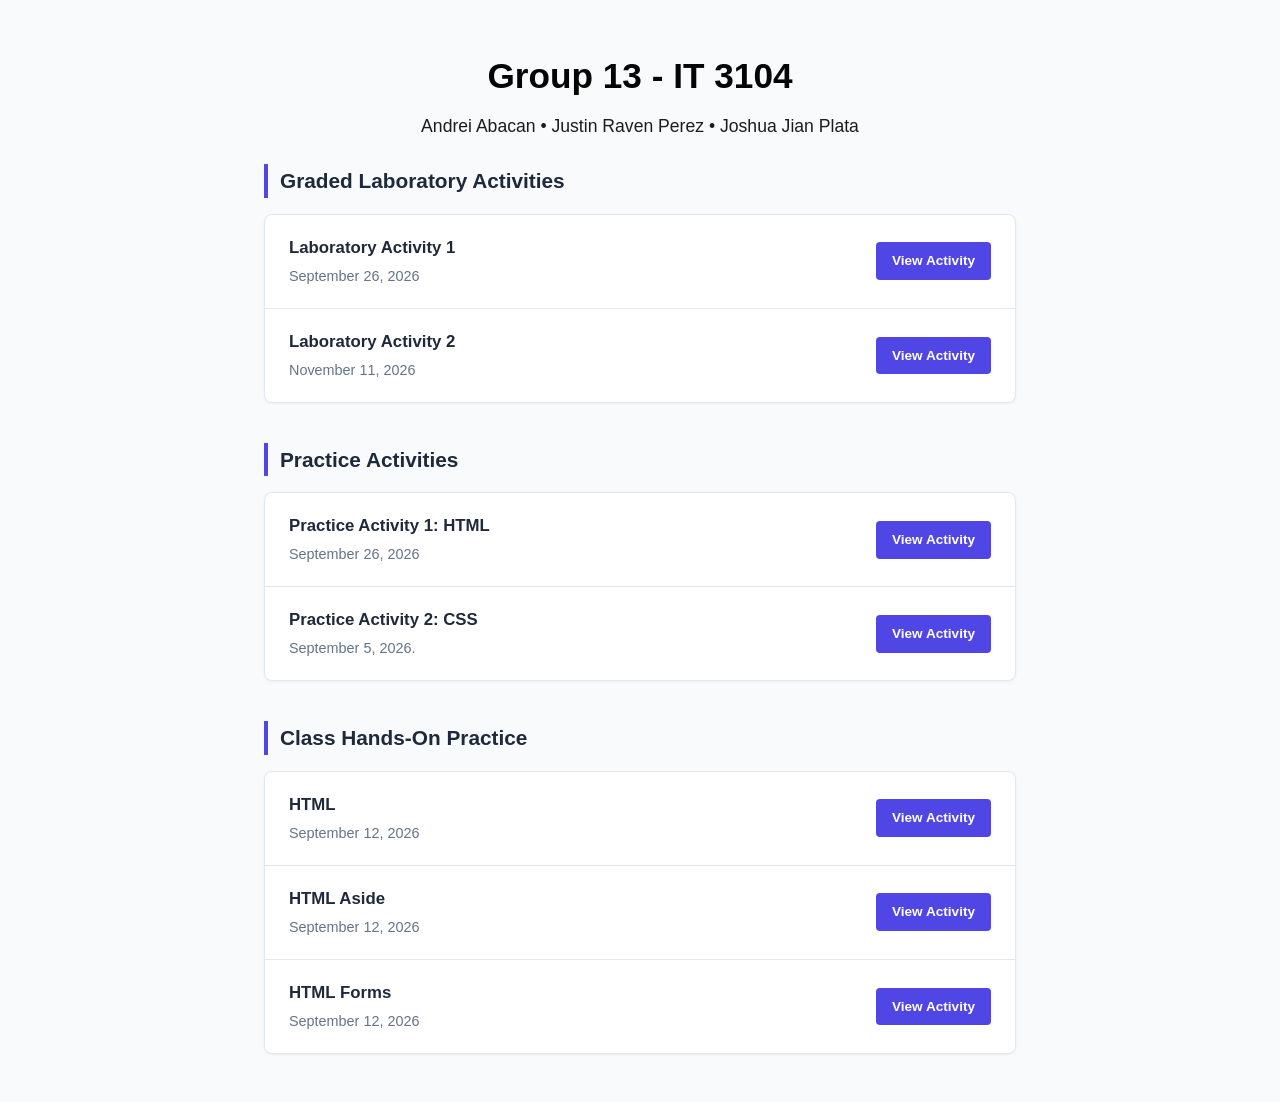
<file: index.html>
<!DOCTYPE html>
<html lang="en">
<head>
    <meta charset="UTF-8">
    <meta name="viewport" content="width=device-width, initial-scale=1.0">
    <title>Class Activity Repository</title>
    <link rel="stylesheet" href="style.css">
</head>
<body>

    <!-- banner header -->
    <header>
        <h1>Group 13 - IT 3104</h1>
        <p>Andrei Abacan • Justin Raven Perez • Joshua Jian Plata</p>
    </header>

    <!-- main content area -->
    <main>
        
        <!-- Section: Current Module -->
        <h2 class="section-title">Graded Laboratory Activities</h2>
        <ul class="activity-list">
            <li>
                <span class="activity-info">
                    <strong>Laboratory Activity 1</strong>
                    <p>September 26, 2026</p>
                </span>
                <a href="Laboratory Activities/Lab_1.html" class="btn">View Activity</a>
            </li>
            <li>
                <span class="activity-info">
                    <strong>Laboratory Activity 2</strong>
                    <p>November 11, 2026</p>
                </span>
                <a href="Laboratory Activities/lab2.html" class="btn">View Activity</a>
            </li>
        </ul>
        
        <!-- Section: Current Module -->
        <h2 class="section-title">Practice Activities</h2>
        <ul class="activity-list">
            <li>
                <span class="activity-info">
                    <strong>Practice Activity 1: HTML</strong>
                    <p>September 26, 2026</p>
                </span>
                <a href="practice activities/student_profile_portal.html" class="btn">View Activity</a>
            </li>
            <li>
                <span class="activity-info">
                    <strong>Practice Activity 2: CSS</strong>
                    <p>September 5, 2026.</p>
                </span>
                <a href="#" class="btn">View Activity</a>
            </li>
        </ul>

        <!-- Section: Current Module -->
        <h2 class="section-title">Class Hands-On Practice</h2>
        <ul class="activity-list">
            <li>
                <span class="activity-info">
                    <strong>HTML</strong>
                    <p>September 12, 2026</p>
                </span>
                <a href="Hands-On Practice/practice 1 html.html" class="btn">View Activity</a>
            </li>
            <li>
                <span class="activity-info">
                    <strong>HTML Aside</strong>
                    <p>September 12, 2026</p>
                </span>
                <a href="Hands-On Practice/practice 1 html aside.html" class="btn">View Activity</a>
            </li>
            <li>
                <span class="activity-info">
                    <strong>HTML Forms</strong>
                    <p>September 12, 2026</p>
                </span>
                <a href="Hands-On Practice/practice 1 html forms.html" class="btn">View Activity</a>
            </li>
        </ul>

    </main>

</body>
</html>
</file>
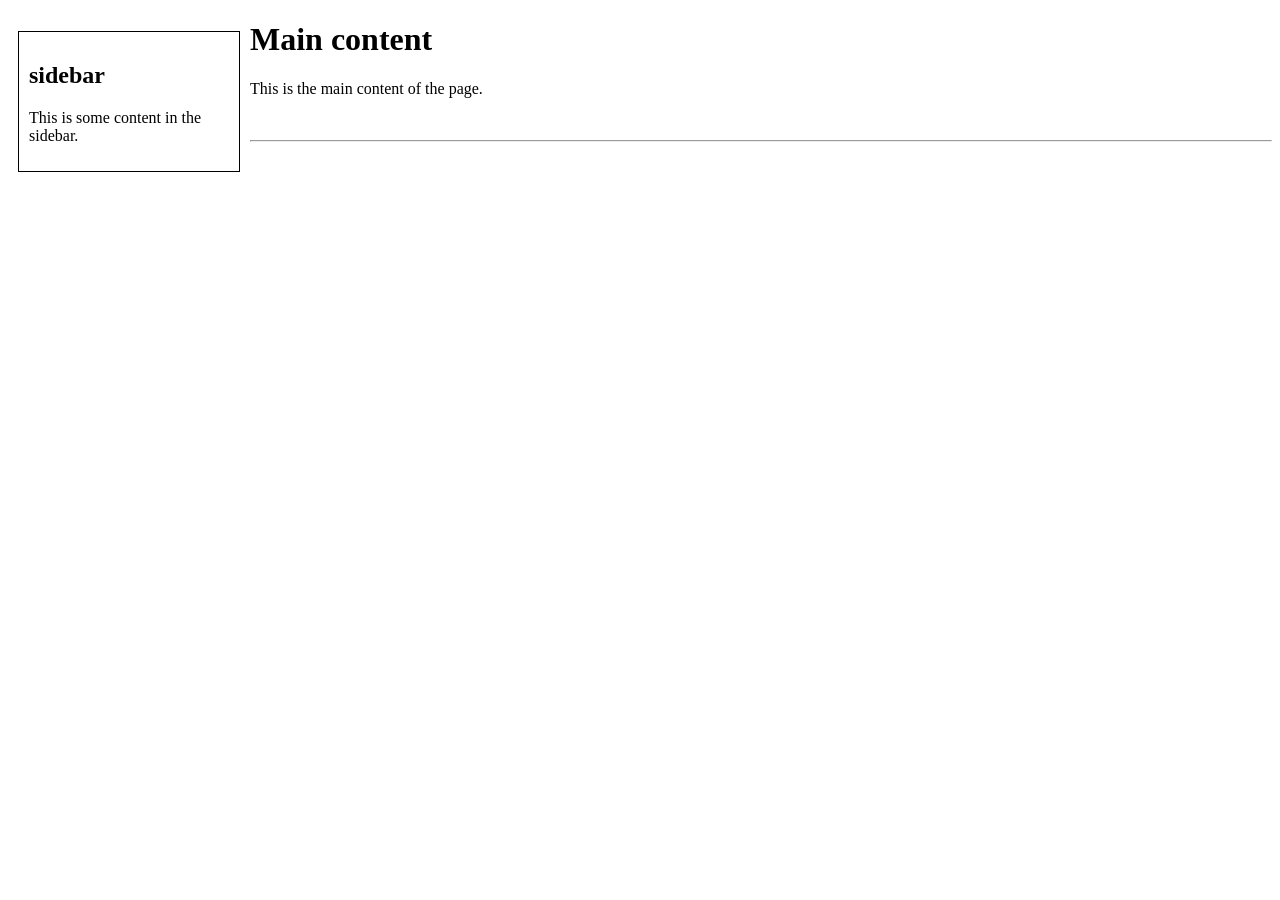
<file: Hands-On Practice/practice 1 html aside.html>
<!DOCTYPE html>
<html lang="en">
<head>
   <style>
    main {
        padding: 10px;
        margin: 10px;
    }

    aside {
        width: 200px;
        border: 1px solid black;
        padding: 10px;
        margin: 10px;
        float: left;
    }
    </style>
</head>
<body>
    <aside>
        <h2>sidebar</h2>
        <p>This is some content in the sidebar.</p>
    </aside>
    <h1>Main content</h1>
    <p>This is the main content of the page.</p>

    <br>
    <hr>
    <br>


</body>
</html>
</file>
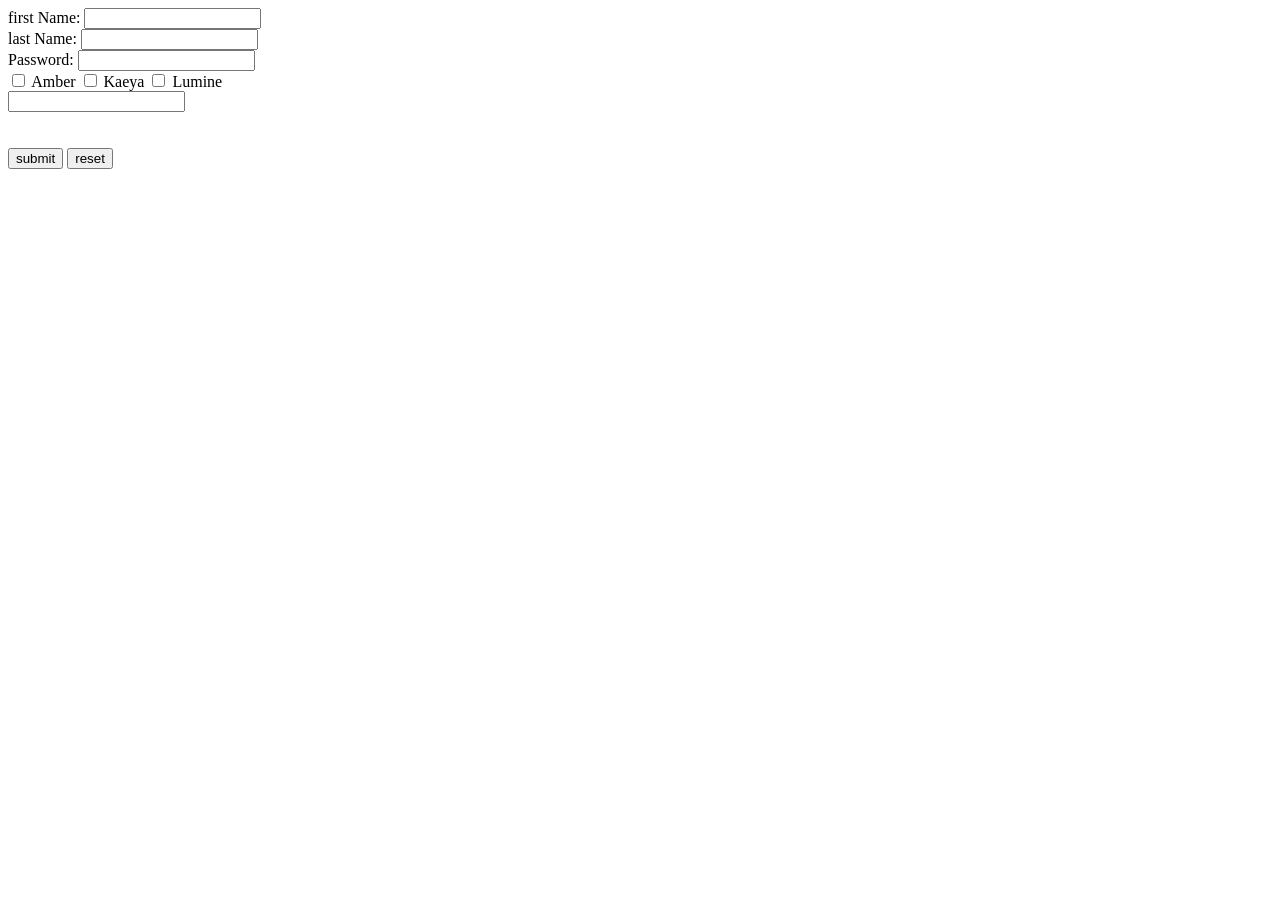
<file: Hands-On Practice/practice 1 html forms.html>
<!DOCTYPE html>
<html lang="en">
<head>


</head>
<body>
    <form>
        <label for="firstname">first Name:</label>
        <input type="text" name="firstname" id="firstname">
    </form>
    <form>
        <label for="lastname">last Name:</label>
        <input type="text" name="lastname" id="lastname">
    </form>
    <form>
        <label for="password">Password:</label>
        <input type="password" name="password" id="passowrd">
    </form>
       
<input type="checkbox" id="char1" name="char1"
value="Amber">
<label for="char1"> Amber</label>

<input type="checkbox" id="char2" name="char2"
value="Kaeya">
<label for="char2"> Kaeya</label>

<input type="checkbox" id="char3" name="char3"
value="Lumine">
<label for="char3"> Lumine</label>

<form>
<input type="tel" id="phone" pattern="[0-9] {4}-[0-9]{3}-[0-9]{4}">
</form>

<br><br>

<button type="submit"> submit</button>
<button type="reset"> reset</button>

</body>
</html>
</file>
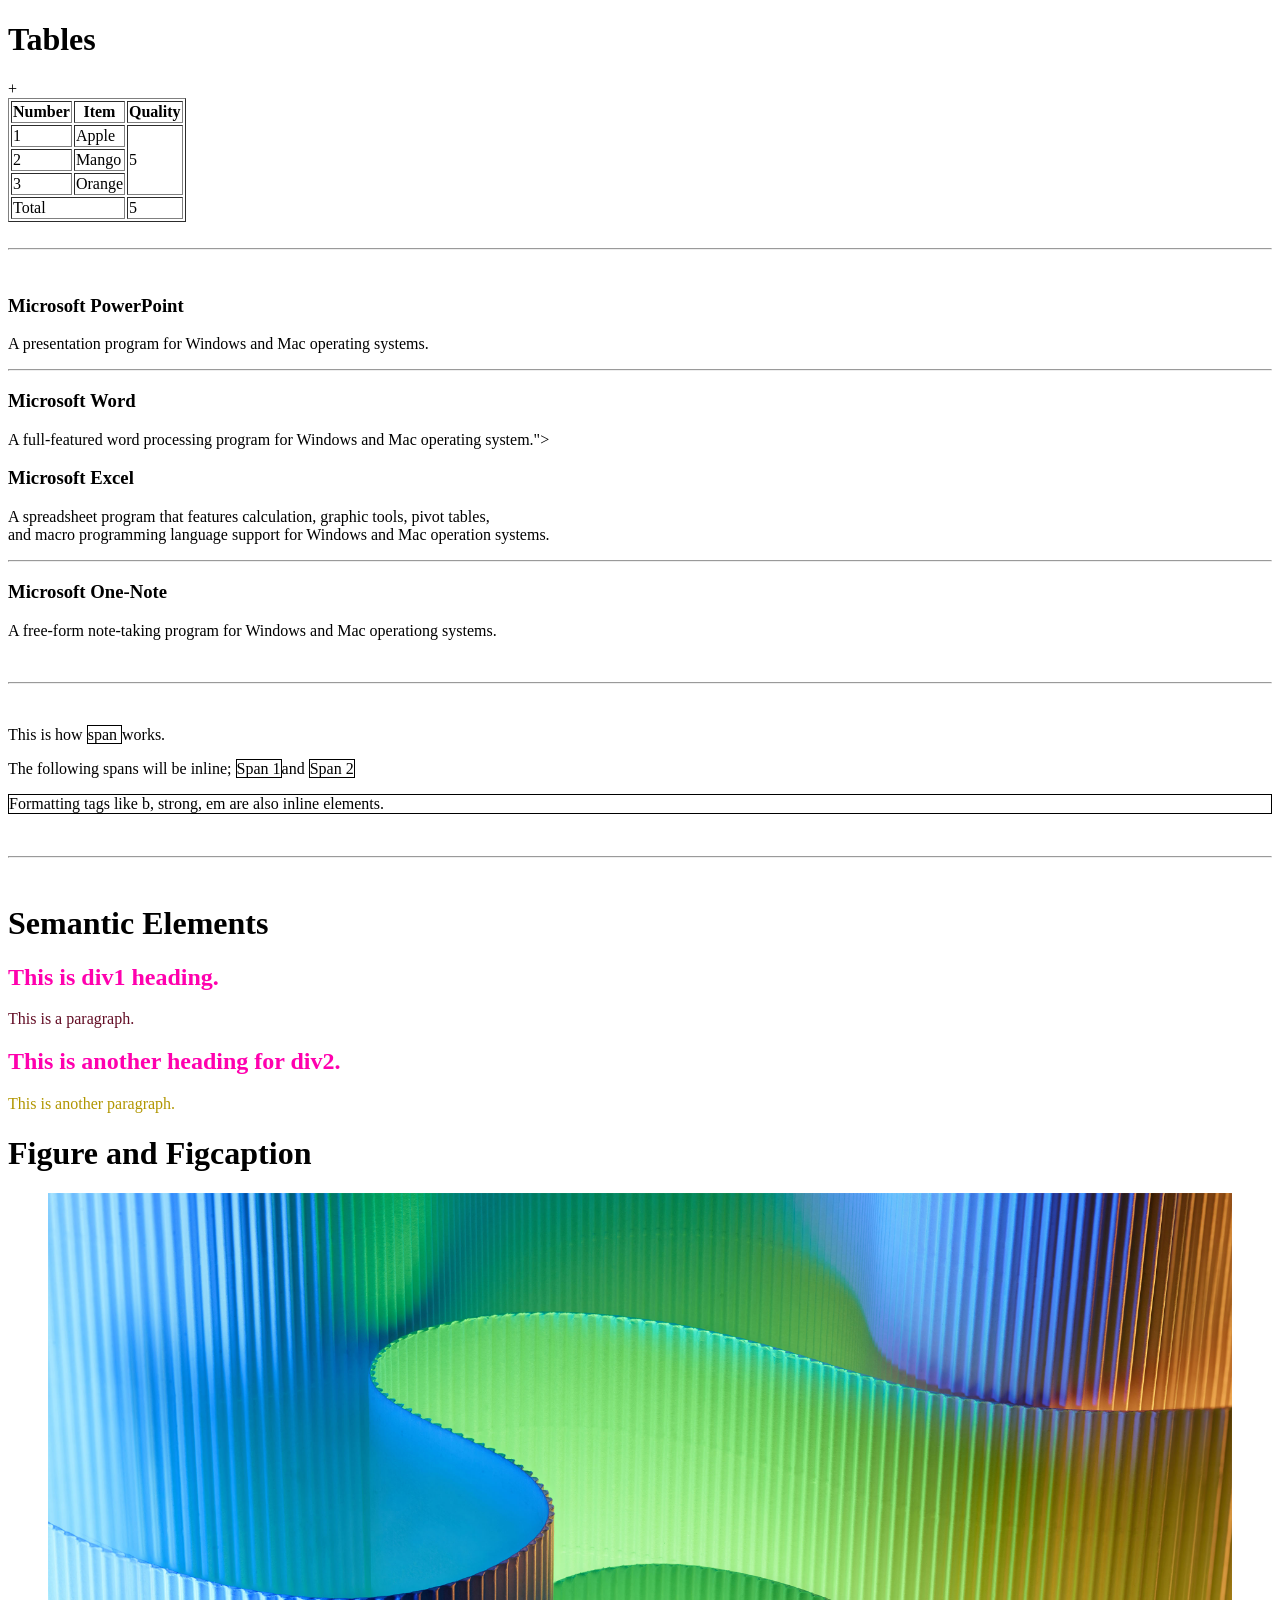
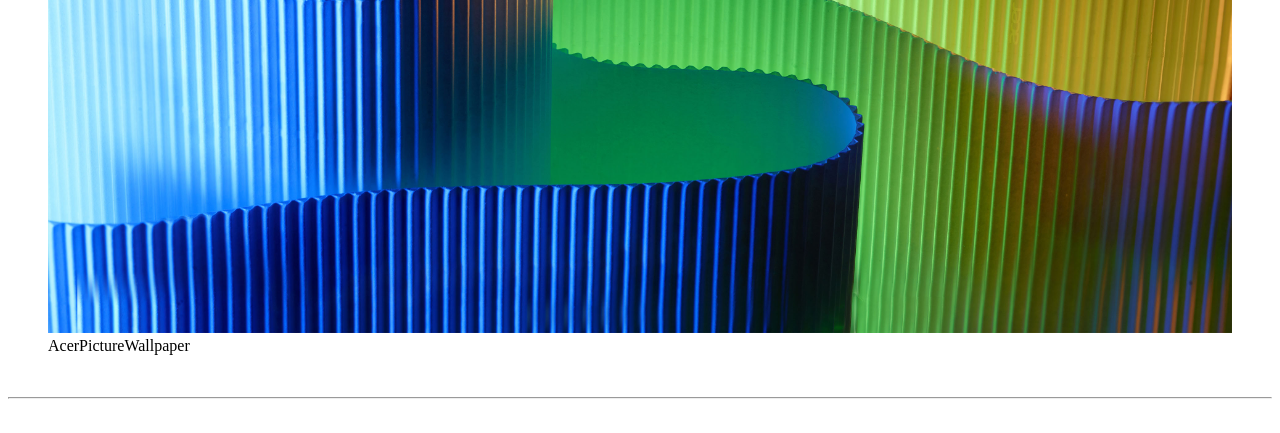
<file: Hands-On Practice/practice 1 html.html>
<!DOCTYPE html>
<html lang="en">

<head>
    <style>
        h2 {
            color: rgb(255, 0 , 174)
        }
        .div1 {
            color:rgb(98,12,36)
        }
        .div2 {
            color: rgb(177,150,0)
        }
    
    </style>
        
        <title>
            Example 7 - Inline Elements
        </title>
 </head>
    
    <h1>Tables</h1>

    <table border = "1">
    <tr>
        <th>Number</th>
        <th>Item</th>
        <th>Quality</th>
    </tr>
    <tr>
        <td>1</td>+
        <td>Apple</td>
         <td rowspan="3">5</td>
    </tr>
    <tr>
        <td>2</td>
        <td>Mango</td>
    </tr>
    <tr>
        <td>3</td>
        <td>Orange</td>
    </tr>
    <tr>
        <td colspan = "2">Total</td>
        <td>5</td>
    </tr>
</table>

    <br>
    <hr>
    <br>

    <body>
        <h3>Microsoft PowerPoint</h3>
        <p>A presentation program for Windows and Mac
        operating systems.</p>
        <hr>
        <h3>Microsoft Word</h3>
        <p>A full-featured word processing program for
        Windows and Mac operating system."></p>
        <h3>Microsoft Excel</h3>
        <p>A spreadsheet program that features
        calculation, graphic tools, pivot tables, <br/>and
        macro programming language support for Windows and
        Mac operation systems.</p>
        <hr>
        <h3>Microsoft One-Note</h3>
        <p>A free-form note-taking program for Windows and
        Mac operationg systems.</p>
    </body>

     <br>
    <hr>
    <br>

    
        <p>This is how <span style="border: 1px solid
         black">span </span>works. </p>
        <p> The following spans will be inline; <span
        style="border: 1px solid black">Span 1</span>and
        <span style="border: 1px solid black">Span 2</span></p>
        <p style="border: 1px solid black">Formatting tags like b, strong, em are also
            inline elements.</p>


      <br>
    <hr>
    <br>

    <h1>Semantic Elements</h1>

        <div class="div1">
            <h2>This is div1 heading.</h2>
            <p>This is a paragraph.</p>
        </div>

        <div class="div2">
            <h2>This is another heading for div2.</h2>
            <p>This is another paragraph.</p>
        </div>
    
    

    <h1>Figure and Figcaption</h1>

    <Figure>
        <img src="Acerpic.jpg"
        alt="Trulli" style="width:100%">
        <figcaption>AcerPictureWallpaper
        </figcaption>
    </Figure>

    <br>
    <hr>
    <br>

    
</body>
</file>
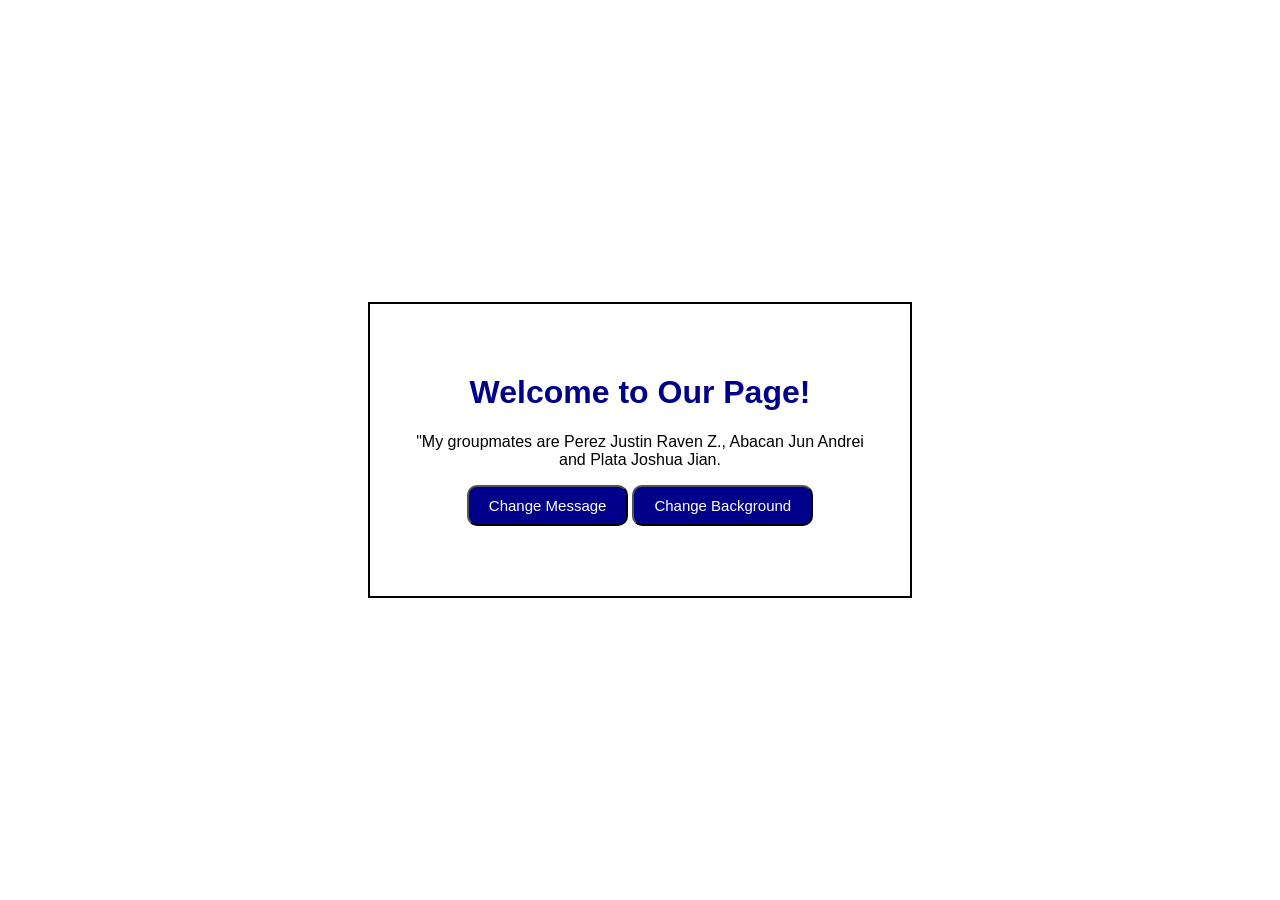
<file: Laboratory Activities/lab2.html>
<!DOCTYPE html>
<html lang="en">
<head>
    <meta charset="UTF-8">
    <meta name="viewport" content="width=device-width, initial-scale=1.0">
    <link rel="stylesheet" href="style.css">
    <title>My First Interactive Page!</title>
</head>
<body>
    <div id = "Mess">
    <h1>Welcome to Our Page!</h1>
    <p id="message">"My groupmates are Perez Justin Raven Z., Abacan Jun Andrei <br> and Plata Joshua Jian. </p>
    <button onclick="changeMessage()" >Change Message</button>
    <button onclick="changeBackground()">Change Background</button>
    </div>

    <script src="lab2.js"></script>

</body>


</html>
</file>
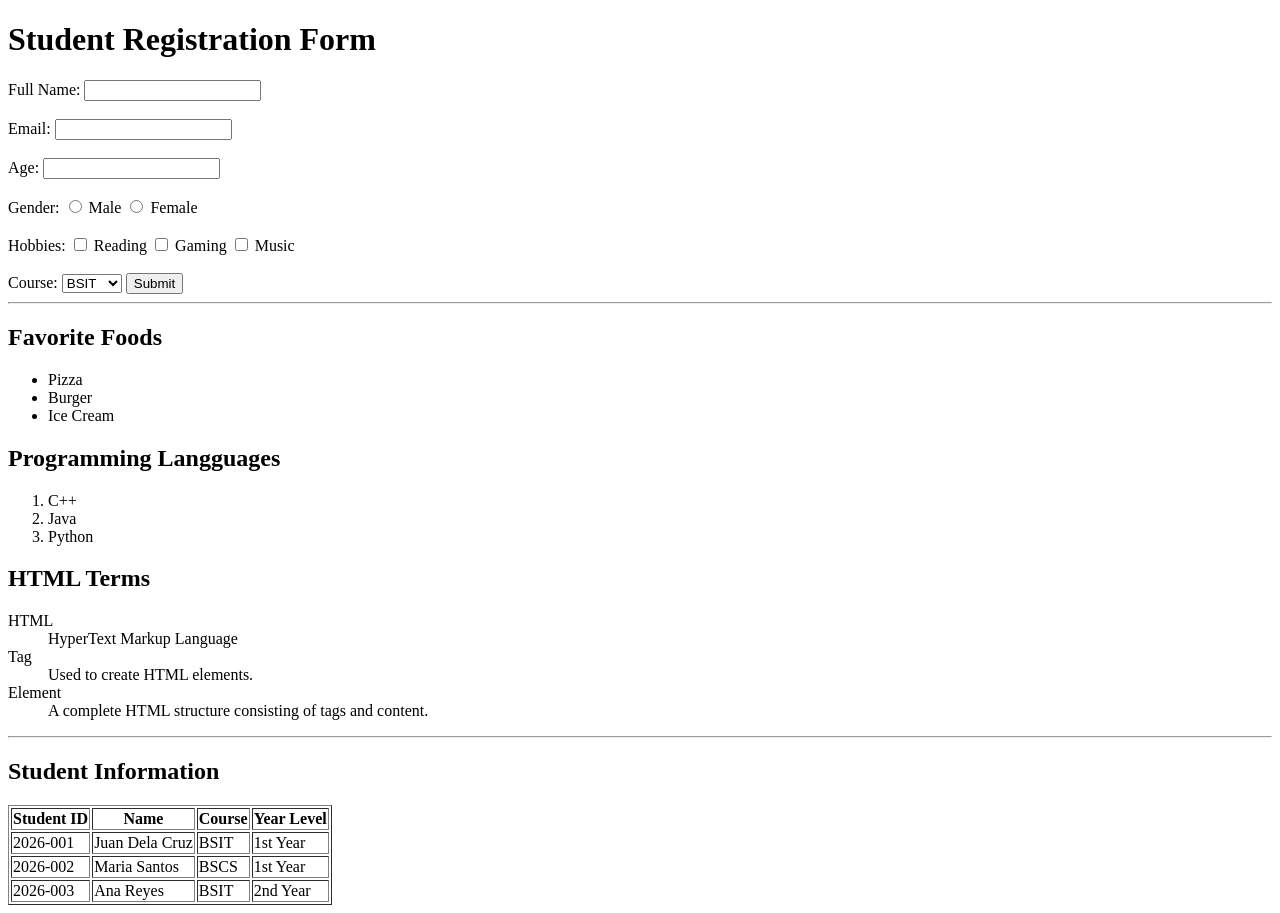
<file: Laboratory Activities/Lab_1.html>
<!DOCTYPE html>
<html lang="en">
<head>
    <meta charset="UTF-8">
    <meta name="viewport" content="width=device-width, initial-scale=1.0">
    <title>Document</title>
</head>
<body>
    <header>
        <h1>Student Registration Form</h1>
    </header>

    <form>
        <label for="Fullname">Full Name:</label>
        <input type="text" name="Fullname" id="Fullname">
    </form>

    <br>

    <form>
        <label for="email">Email:</label>
        <input type="email" name="email" id="email">
    </form>

    <br>

    <form>
        <label for="age">Age:</label>
        <input type="number" name="age" id="age">
    </form>
    
    <br>

    <form>
        <label for="gender">Gender:</label>
        <input type="radio" name="male" id="male">
        <label for="male">Male</label>
        <input type="radio" name="female" id="female">
        <label for="female">Female</label>
    </form>

    <br>

    <form>
        <label for="hobbies">Hobbies:</label>
        <input type="checkbox" name="reading" id="reading">
        <label for="reading">Reading</label>
        <input type="checkbox" name="gaming" id="gaming">
        <label for="gaming">Gaming</label>
        <input type="checkbox" name="music" id="music">
        <label for="music">Music</label>
    </form>

    <br>

    <form>
        <label for="course">Course:</label>
        <select id="course">
            <option>BSIT</option>
            <option>BSCS</option>
            <option>BSCE</option>
            <option>BSME</option>
        </select>

        <button type="submit">Submit</button>
    </form>

    <hr>


    <h2>Favorite Foods</h2>
    
    <ul>
        <li>Pizza</li>
        <li>Burger</li>
        <li>Ice Cream</li>
    </ul>

    <h2>Programming Langguages</h2>

    <ol>
        <li>C++</li>
        <li>Java</li>
        <li>Python</li>
    </ol>

    <h2>HTML Terms</h2>
    <dl>
        <dt>HTML</dt>
        <dd>HyperText Markup Language</dd>
        <dt>Tag</dt>
        <dd>Used to create HTML elements.</dd>
        <dt>Element</dt>
        <dd>A complete HTML structure consisting of tags and content.</dd>
    </dl>    

    <hr>

    <h2>Student Information</h2>

    <table border="1px">
        <tr>
            <th>Student ID</th>
            <th>Name</th>
            <th>Course</th>
            <th>Year Level</th>
        </tr>

        <tr>
            <td>2026-001</td>
            <td>Juan Dela Cruz</td>
            <td>BSIT</td>
            <td>1st Year</td>
        </tr>

        <tr>
            <td>2026-002</td>
            <td>Maria Santos</td>
            <td>BSCS</td>
            <td>1st Year</td>
        </tr>

        <tr>
            <td>2026-003</td>
            <td>Ana Reyes</td>
            <td>BSIT</td>
            <td>2nd Year</td>
        </tr>
    </table>
</body>
</html>
</file>
<file: style.css>
:root {
    --primary: #4f46e5;
    --primary-dark: #4338ca;
    --bg-color: #f8fafc;
    --card-bg: #ffffff;
    --text-main: #1e293b;
    --text-muted: #64748b;
    --border-color: #e2e8f0;
}

* {
    margin: 0;
    padding: 0;
    box-sizing: border-box;
    font-family: 'Segoe UI', Tahoma, Geneva, Verdana, sans-serif;
}

body {
    background-color: var(--bg-color);
    color: var(--text-main);
    line-height: 1.6;
}

/* Banner Header */
header {
    color: rgb(5, 5, 5);
    padding: 3rem 2rem;
    text-align: center;
}

header h1 {
    font-size: 2.2rem;
    margin-bottom: 0.5rem;
}

header p {
    font-size: 1.1rem;
    opacity: 0.9;
    max-width: 600px;
    margin: 0 auto;
}

/* Main Container */
main {
    max-width: 800px;
    margin: -1.5rem auto 3rem auto;
    padding: 0 1.5rem;
}

/* Section Styling */
.section-title {
    font-size: 1.3rem;
    margin-bottom: 1rem;
    color: var(--text-main);
    border-left: 4px solid var(--primary);
    padding-left: 0.75rem;
}

/* Simple List Styling */
.activity-list {
    list-style: none;
    background: var(--card-bg);
    border: 1px solid var(--border-color);
    border-radius: 8px;
    box-shadow: 0 1px 3px 0 rgba(0, 0, 0, 0.05);
    margin-bottom: 2.5rem;
    overflow: hidden;
}

.activity-list li {
    display: flex;
    justify-content: space-between;
    align-items: center;
    padding: 1.25rem 1.5rem;
    border-bottom: 1px solid var(--border-color);
    gap: 1rem;
}

.activity-list li:last-child {
    border-bottom: none;
}

.activity-info strong {
    display: block;
    font-size: 1.05rem;
    color: var(--text-main);
    margin-bottom: 0.2rem;
}

.activity-info p {
    color: var(--text-muted);
    font-size: 0.9rem;
}

/* Buttons */
.btn {
    display: inline-block;
    background-color: var(--primary);
    color: white;
    padding: 0.5rem 1rem;
    border-radius: 4px;
    text-decoration: none;
    font-size: 0.85rem;
    font-weight: 600;
    white-space: nowrap;
    transition: background-color 0.2s;
}

.btn:hover {
    background-color: var(--primary-dark);
}

.btn.secondary {
    background-color: #e2e8f0;
    color: var(--text-main);
}

.btn.secondary:hover {
    background-color: #cbd5e1;
}

/* Footer */
footer {
    text-align: center;
    padding: 2rem;
    color: var(--text-muted);
    font-size: 0.85rem;
    border-top: 1px solid var(--border-color);
    background: white;
}
</file>
<file: Laboratory Activities/style.css>
body {
    align-items: center;
    height: 100vh;
    margin: 0;
    display: flex;
    justify-content: center;
}

button {
    font-family: sans-serif;
    background-color: darkblue;
    color: white;
    padding: 10px 20px;
    border-radius: 10px;
    margin-bottom: 50px;
    font-size: 15px;
   
}


#Mess {
    border: 2px solid black;
    background-color: white;
    padding: 20px;
    width: 500px;
    text-align: center;
}
p {
    font-family: sans-serif;
    
}

h1 {
    color: darkblue;
    font-family: sans-serif;
    margin-top: 50px;
}
</file>
